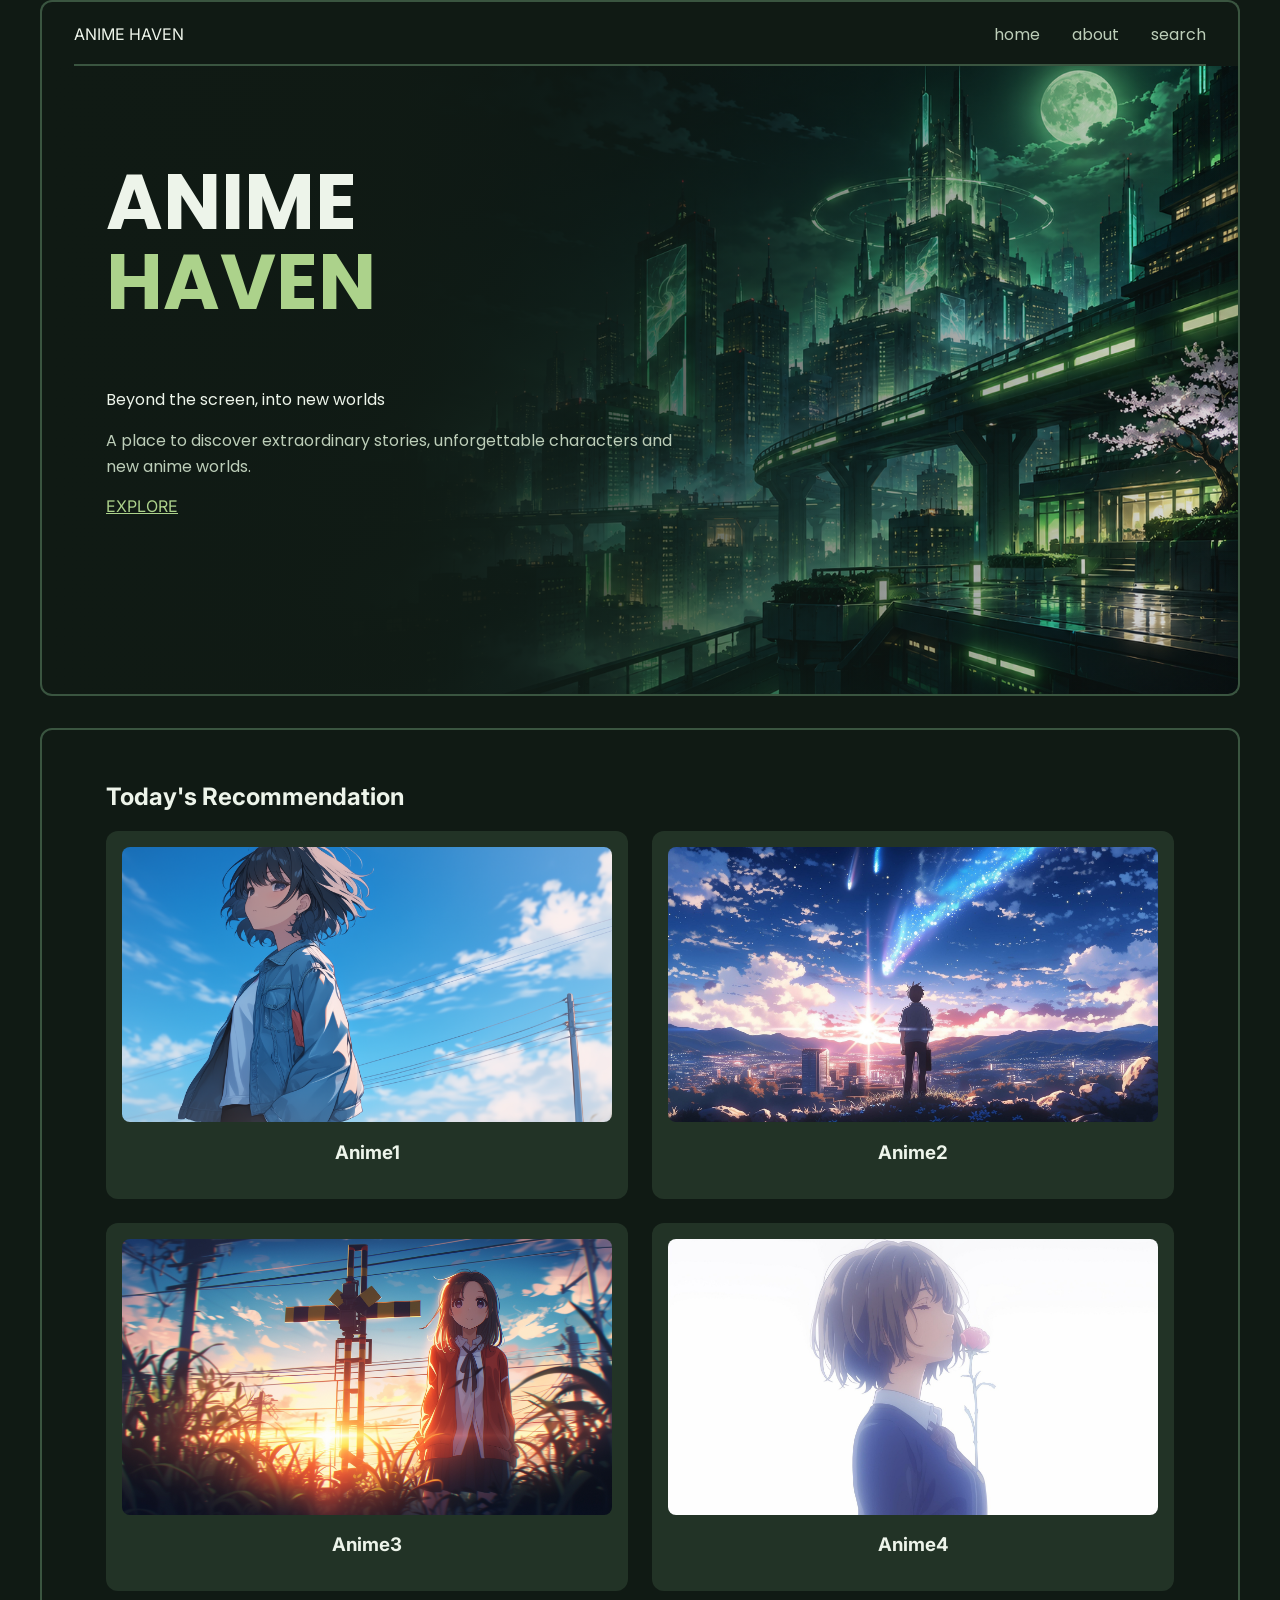
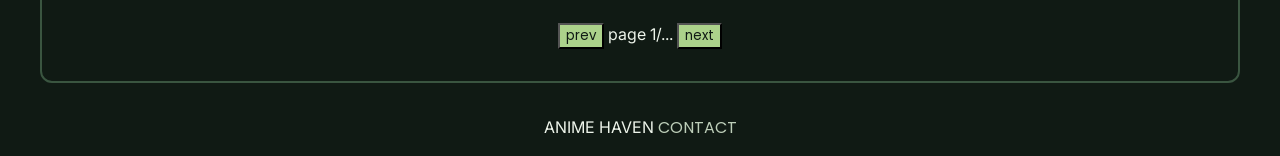
<file: index.html>
<!DOCTYPE html>
<html lang="en">
    <head>
        <title>Home</title>
        <link rel="stylesheet" href="style.css">
        <link rel="stylesheet" href="https://fonts.googleapis.com/css2?family=Inter:wght@400;600&family=Poppins:wght@600;700&display=swap">
    </head>

    <body class="home">
        <div class="container">
            <header>
                <nav>
                    <p>ANIME HAVEN</p>
                    <a href="index.html">home</a>
                    <a href="about.html">about</a>
                    <a href="">search</a>
                </nav>
            </header>
            
            <main>
                <section class="hero">
                    <h1 class="hero-title">
                        <span class="title-main">ANIME</span>
                        <span class="title-accent">HAVEN</span>
                    </h1>
                    <p class="subheading">Beyond the screen, into new worlds</h3>
                    <p class="description">A place to discover extraordinary stories, unforgettable characters and new anime worlds.</p>
                    <a href="#recommendation">EXPLORE</a>
                </section>

                <section class="recommendation" id="recommendation">
                    <h2>Today's Recommendation</h2>
                    
                    <ul>
                        <li>
                            <div>
                                <a href="#">
                                    <img src="Anime1.png" alt="Anime1_pic">
                                    <h3>Anime1</h3>
                                </a>
                            </div>
                        </li>
                        <li>
                            <div>
                                <a href="#">
                                    <img src="Anime2.jpg" alt="Anime2_pic">
                                    <h3>Anime2</h3>
                                </a>
                            </div>
                        </li>
                        <li>
                            <div>
                                <a href="#">
                                    <img src="Anime3.jpg" alt="Anime3_pic">
                                    <h3>Anime3</h3>
                                </a>
                            </div>
                        </li>
                        <li>
                            <div>
                                <a href="">
                                    <img src="Anime4.jpg" alt="Anime4_pic">
                                    <h3>Anime4</h3>
                                </a>
                            </div>
                        </li>
                    </ul>

                    <nav class="page">
                        <button type="button">prev</button>
                        <span>page 1/...</span>
                        <button type="button">next</button>
                    </nav>
                </section>

            </main>

            <footer>
                <p>ANIME HAVEN <a href="#">CONTACT</a></p>
            </footer>
        </div>
    </body>
</html>
</file>
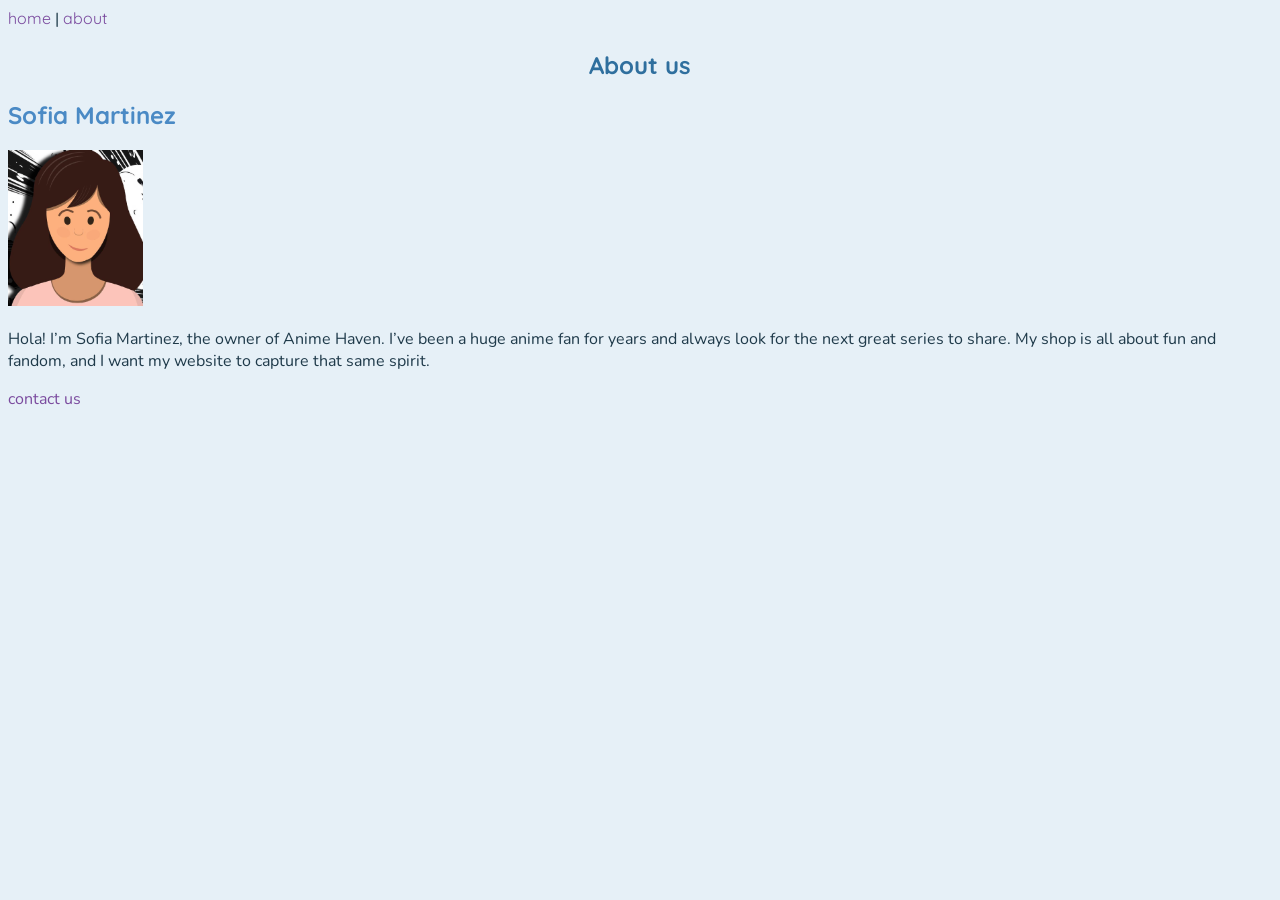
<file: about.html>
<!DOCTYPE html>
<html>
    <head>
        <title>About us</title>
        <link rel="stylesheet" href="style.css">
        <link rel="stylesheet" href="https://fonts.googleapis.com/css2?family=Nunito:wght@400;600&family=Quicksand:wght@600;700&display=swap">
    </head>

    <body class="about">
        <header>
            <nav>
                <a href="index.html">home</a>
                <span>|</span>
                <a href="about.html">about</a>
            </nav>
        </header>
        
        <main>
            <section>
                <h1>About us</h1>

                <h2>Sofia Martinez</h2>
                <img src="Sofias_Picture.png" alt="Sofia Martinez">
                <p>Hola! I’m Sofia Martinez, the owner of Anime Haven. I’ve been a huge anime fan for years and always look for the next great series to share. My shop is all about fun and fandom, and I want my website to capture that same spirit. </p>
            </section>
        </main>

        <footer>
            <a href="#">contact us</a>
        </footer>

    </body>
</html>
</file>
<file: style.css>
*, *::before, *::after {
    box-sizing: border-box;
}

/*Home Page*/
body.home {
    margin: 0;
    background-color: #101A14;
    color: #edf4ea;
    font-family: "Inter";
}

.container {
    width: min(100% - 2rem, 1200px);
    margin-inline: auto;
}

.home header {
    border: 2px solid #3a5540;
    border-radius: 12px 12px 0 0;
    border-bottom: none;
    margin-bottom: 0;
}

.home header nav {
    display: flex;
    position: relative;
    align-items: center;
    gap: 2rem;
    min-height: 4rem;
    padding: 0 2rem;
}

.home header nav::after {
    content: "";
    position: absolute;
    bottom: 0;
    left: 2rem;
    right: 2rem;
    height: 2px;
    background-color: #3a5540;
}

.home header p {
    margin: 0 auto 0 0;
}

.home header a {
    color: #bdceb9;
    text-decoration: none;
    font-family: "Poppins";
}

.home nav a:hover {
    background-color: #bdceb9;
    color: #101A14;
}

.hero {
    min-height: clamp(560px, 70vh, 760px);
    padding: 2rem 4rem;
    margin: 0 auto 2rem;
    border: 2px solid #3a5540;
    border-radius: 0 0 12px 12px;
    border-top: none;
    background-image: linear-gradient(to right, #101a14 0%, rgba(16,26,20,0.95) 30%, rgba(16,26,20,0.5) 65%, rgba(16,26,20,0.1) 100%), url('hero_background_image.png');
    background-position: 70% center;
    background-size: cover;
}

.hero-title {
    font-size: clamp(3rem, 6vw, 5.5rem);
    line-height: 1.05;
    font-family: "Poppins";
}

.title-main {
    color: #edf4ea;
    text-align: left;
}

.title-accent {
    color: #acd28b;
    display: block;
    text-align: left;
}

.hero p {
    max-width: 36rem;
    font-size: 1rem;
    line-height: 1.6;
    font-family: "Poppins";
}

 .description {
    color: #bdceb9;
    text-align: left;
}

.hero a {
    color: #acd28b;
}

.recommendation {
    padding: 2rem 4rem;
    margin: 2rem auto;
    border: 2px solid #3a5540;
    border-radius: 12px;
}

.recommendation ul {
    display: grid;
    grid-template-columns: repeat(2, minmax(0, 1fr));
    grid-template-rows: repeat(2, minmax(0, 1fr));
    gap: 1.5rem;
    margin: 0;
    padding: 0;
    list-style: none;
}

.recommendation li>div {
    padding: 1rem;
    border-radius: 12px;
    background-color: #223326;
}

.recommendation a {
    color: #edf4ea;
    text-decoration: none;
}

.recommendation img {
    display: block;
    width: 100%;
    aspect-ratio: 16/9;
    object-fit: cover;
    border-radius: 8px;
}

.recommendation h3 {
    text-align: center;
}

.page {
    margin: 2rem auto 0;
    text-align: center;
}

.home button {
    background-color: #acd28b;
    color: #101A14;
    font-family: "Poppins";
}

.home button:hover {
    background-color: #637952;
}

.home footer {
    text-align: center;
}

.home footer a {
    color: #bdceb9;
    text-decoration: none;
    font-family: "Poppins";
}

.home footer a:hover {
    background-color: #bdceb9;
    color: #101A14;
}

/* About Page*/
body.about {
    background-color: #e6f0f7;
    color: #1f3a4a;
    font-family: "Nunito";
}

.about h1 {
    color: #2f6f9e;
    text-align: center;
    font-family: "Quicksand";
}

.about h2 {
    color: #4a8ac5;
    font-family: "Quicksand";
}

.about nav a {
    color: #7a4a9e;
    text-decoration: none;
    font-family: "Quicksand";
}

.about nav a:hover {
    background-color: #7a4a9e;
    color: #ffffff;

}

.about footer a {
    color: #7a4a9e;
    text-decoration: none;
}
</file>
